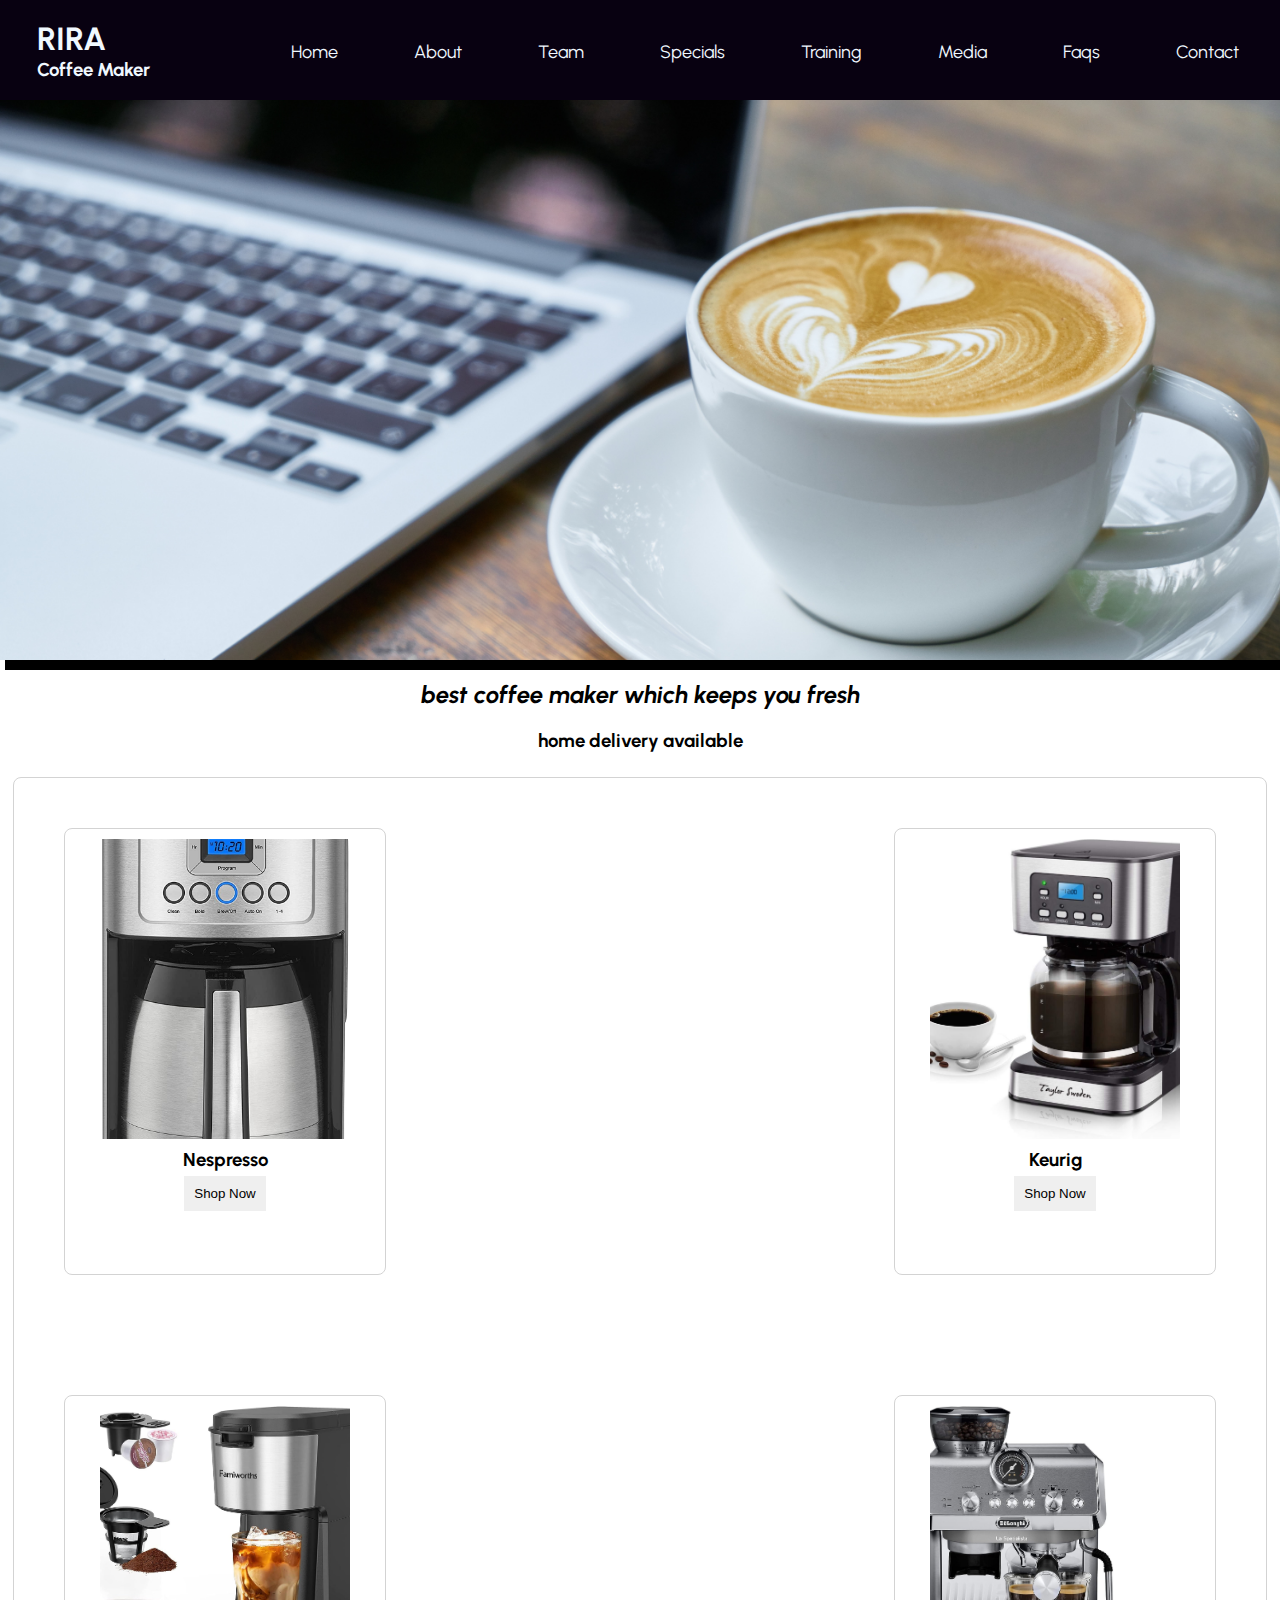
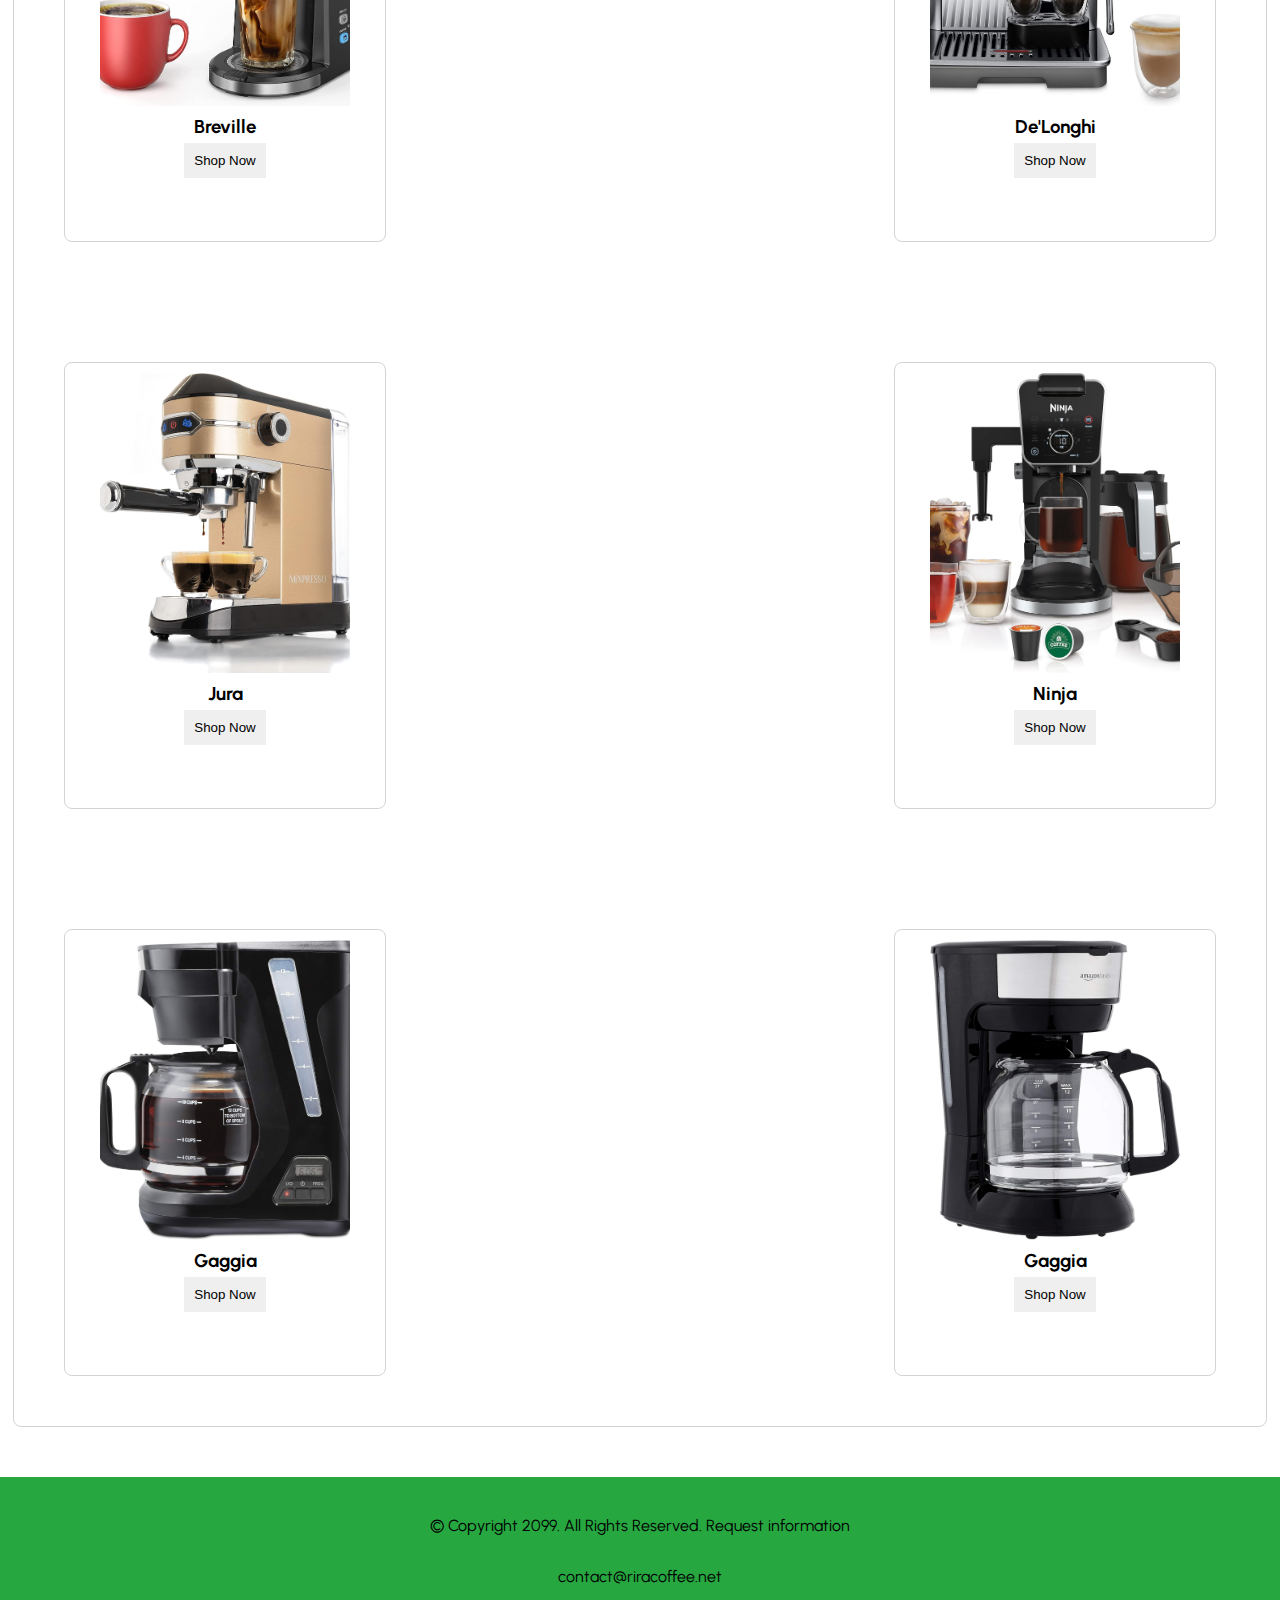
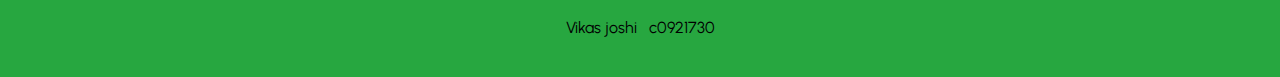
<file: index.html>
<!DOCTYPE html>
<!--
	Student Name: Vikas Joshi
	File Name: template.html
	Date: 26-09-2023
-->
<html lang="en">
<head>
	<title>Coffee Maker</title>
	<meta charset="utf-8">
	<link rel="stylesheet" href="css/styles.css">
    <link href="https://fonts.googleapis.com/css2?family=DM+Serif+Display:ital@1&family=Roboto+Slab:wght@300&family=Urbanist:ital,wght@0,100;0,200;0,300;0,400;0,500;0,600;0,700;0,800;0,900;1,100;1,200;1,300;1,400;1,500;1,600;1,700;1,800;1,900&display=swap" rel="stylesheet">
</head>
<body>
    <nav>
        <div id="logo">
            <h1>RIRA</h1>
            <h3>Coffee Maker</h3>
        </div>
        <div id="list">
            <ul>
                <li><a href="./index.html"> Home</a> </li>
                <li><a href="./about.html"> About</a> </li>
                <li><a href="./team.html"> Team</a> </li>
                <li><a href="./specials.html"> Specials</a> </li>
                <li><a href="./training.html"> Training</a> </li>
                <li><a href="./media.html"> Media</a> </li>
                <li><a href="./faqs.html"> Faqs</a> </li>            
                <li><a href="./contact.html">Contact</a></li>
              </ul>
        </div>
	</nav>
    <header>
        <img src="images/title.jpg" alt="title image">
	</header>
	
	<!-- Use the main area to add the main content to the webpage -->
	<main>
		<div id="intro">
            <h2>best coffee maker which keeps you fresh</h2>
            <h3>home delivery available</h3>
		</div>
        <div id="product">
            <div id="items">
                <div id="machine">
                    <img src="images/c1.jpg" alt="">
                    <h3>Nespresso</h3>
                    <button>Shop Now</button>
                </div>
                <div id="machine">
                    <img src="images/c2.jpg" alt="">
                    <h3>Keurig</h3>
                    <button>Shop Now</button>
                </div>
                <div id="machine">
                    <img src="images/c3.jpg" alt="">
                    <h3>Breville</h3>
                    <button>Shop Now</button>
                </div>
                <div id="machine">
                    <img src="images/c4.jpg" alt="">
                    <h3>De'Longhi</h3>
                    <button>Shop Now</button>
                </div>
                <div id="machine">
                    <img src="images/c5.jpg" alt="">
                    <h3>Jura</h3>
                    <button>Shop Now</button>
                </div>
                <div id="machine">
                    <img src="images/c6.jpg" alt="">
                    <h3>Ninja</h3>
                    <button>Shop Now</button>
                </div>
                <div id="machine">
                    <img src="images/c7.jpg" alt="">
                    <h3>Gaggia</h3>
                    <button>Shop Now</button>
                </div>
                <div id="machine">
                    <img src="images/c8.jpg" alt="">
                    <h3>Gaggia</h3>
                    <button>Shop Now</button>
                </div>
            </div>
        </div>
	</main>
	
	<footer>
		<p>&copy; Copyright 2099. All Rights Reserved. Request information</p>
		<p><a href="mailto:contact@riracoffee.net"></a>contact@riracoffee.net</p>
        <p>Vikas joshi&nbsp;&nbsp; c0921730</p>
	</footer>
	
</body>
</html>
</file>
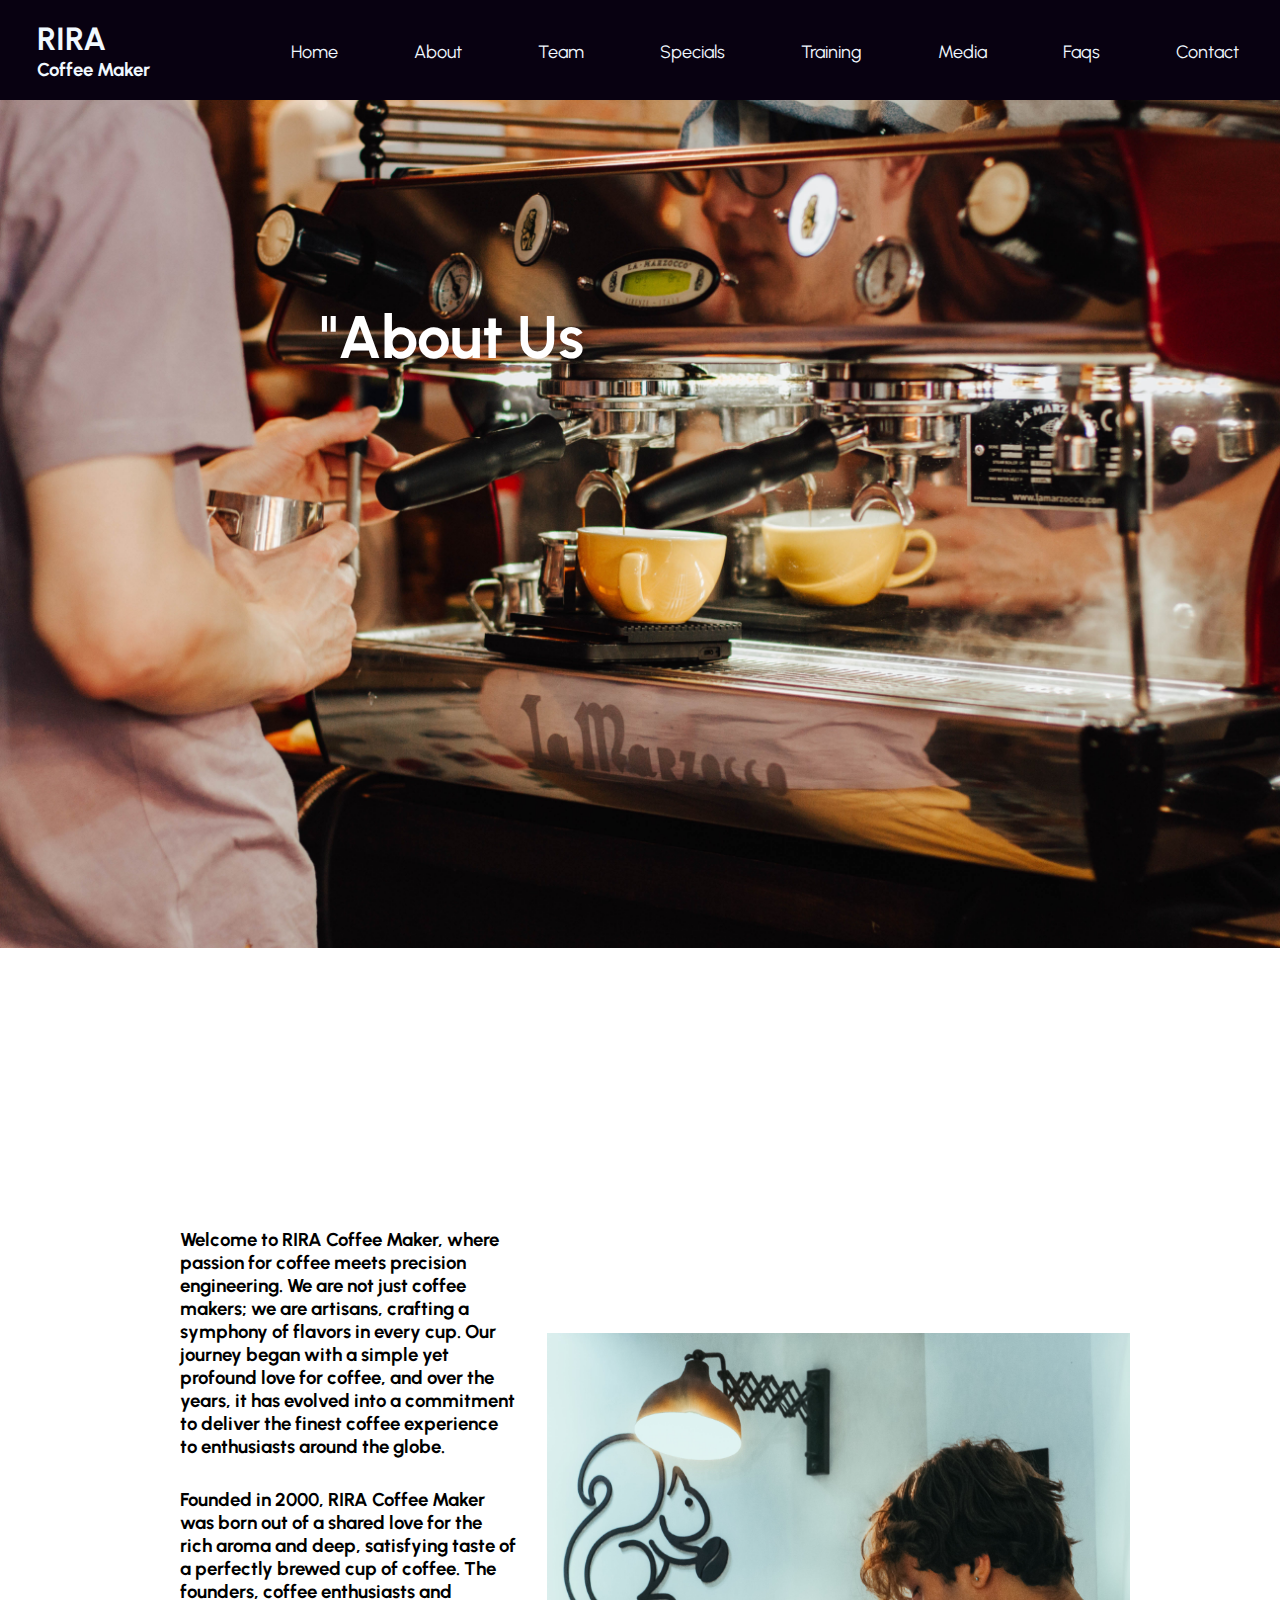
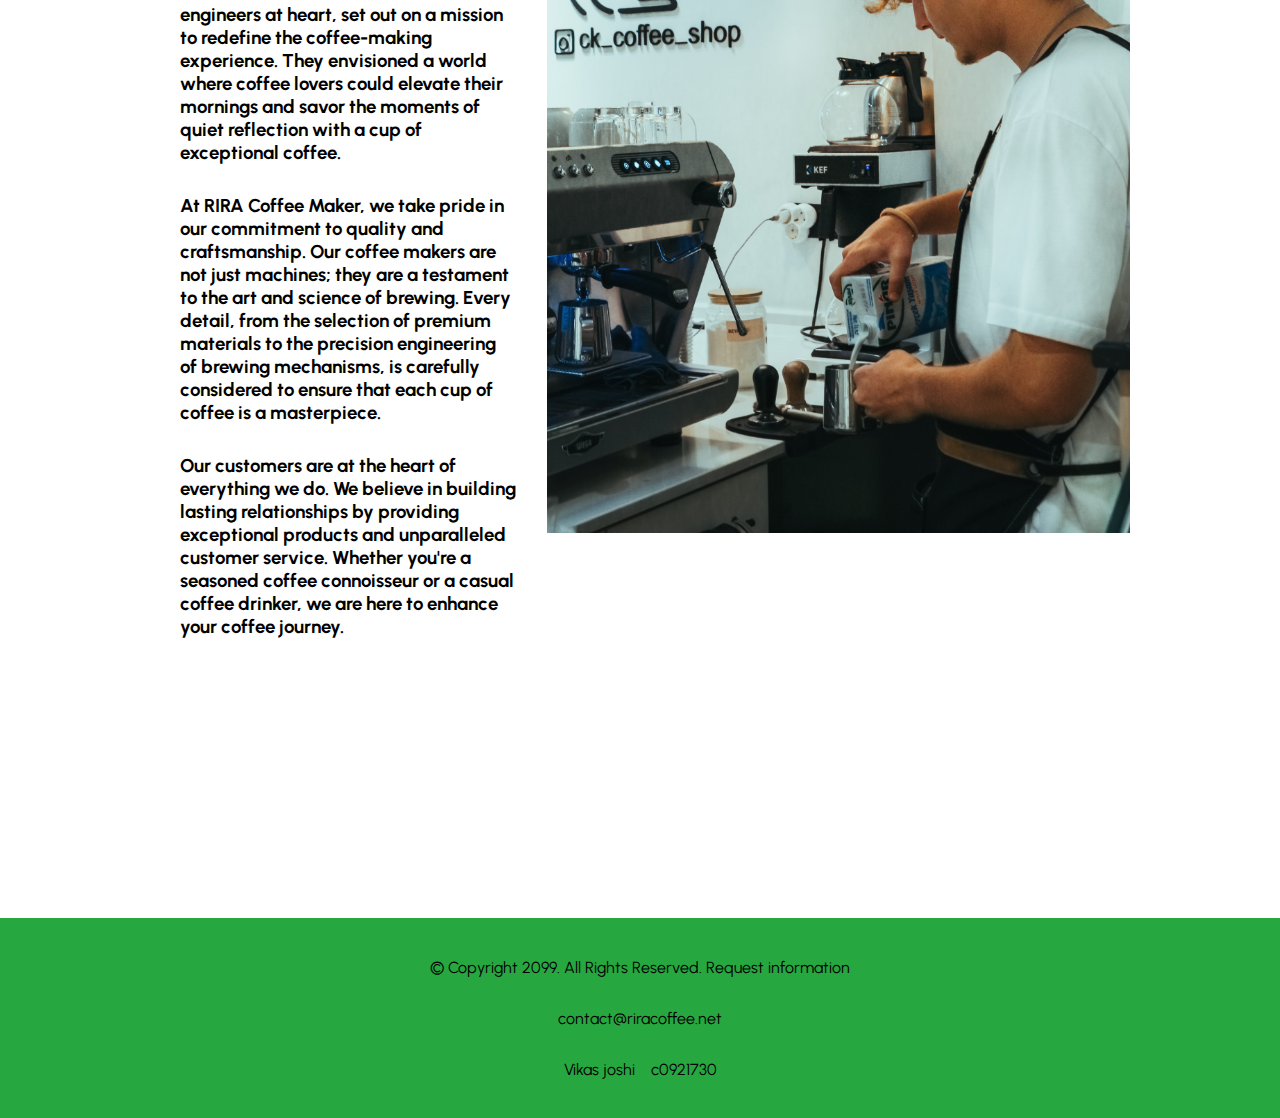
<file: about.html>
<!DOCTYPE html>
<!--
	Student Name: Vikas Joshi
	File Name: template.html
	Date: 26-09-2023
-->
<html lang="en">
<head>
	<title>Coffee Maker</title>
	<meta charset="utf-8">
	<link rel="stylesheet" href="css/about.css">
    <link href="https://fonts.googleapis.com/css2?family=DM+Serif+Display:ital@1&family=Roboto+Slab:wght@300&family=Urbanist:ital,wght@0,100;0,200;0,300;0,400;0,500;0,600;0,700;0,800;0,900;1,100;1,200;1,300;1,400;1,500;1,600;1,700;1,800;1,900&display=swap" rel="stylesheet">
</head>
<body>
    <nav class="mobile-nav">
		<div id="menu-links">
			<a href="./index.html"> Home</a> 
            <a href="./about.html"> About</a> 
            <a href="./team.html"> Team</a> 
            <a href="./specials.html"> Specials</a> 
            <a href="./training.html"> Training</a> 
            <a href="./media.html"> Media</a> 
            <a href="./faqs.html"> Faqs</a>         
            <a href="./contact.html">Contact</a>
		</div>
		<a class="menu-icon" onclick="hamburger()">
		<div>&#9776;</div>
		</a>
	</nav>
    <nav class="tab-desk">
        <div id="logo">
            <h1>RIRA</h1>
            <h3>Coffee Maker</h3>
        </div>
        <div id="list">
            <ul>
                <li><a href="./index.html"> Home</a> </li>
                <li><a href="./about.html"> About</a> </li>
                <li><a href="./team.html"> Team</a> </li>
                <li><a href="./specials.html"> Specials</a> </li>
                <li><a href="./training.html"> Training</a> </li>
                <li><a href="./media.html"> Media</a> </li>
                <li><a href="./faqs.html"> Faqs</a> </li>            
                <li><a href="./contact.html">Contact</a></li>
              </ul>
        </div>
	</nav>
    <!-- <header>
        <img src="images/title.jpg" alt="title image">
	</header> -->
	
	    <!-- Use the main area to add the main content to the webpage -->
	<main>
		<div class="head">
            <img src="images/about.jpg">
            <div class="txt">
                <h1>"About Us</h1>
                <h2 class="animated-text">A Brand who keeps you fresh</h2>
            </div>
        </div>
        <div class="contant">
            <div class="left">
                <h3>
                    Welcome to RIRA Coffee Maker, where passion for coffee meets precision engineering. We are not just coffee makers; we are artisans, crafting a symphony of flavors in every cup.  Our journey began with a simple yet profound love for coffee, and over the years, it has evolved into a commitment to deliver the finest coffee experience to enthusiasts around the globe.
                </h3>
                <h3>
                    Founded in 2000, RIRA Coffee Maker was born out of a shared love for the rich aroma and deep, satisfying taste of a perfectly brewed cup of coffee. The founders, coffee enthusiasts and engineers at heart, set out on a mission to redefine the coffee-making experience. They envisioned a world where coffee lovers could elevate their mornings and savor the moments of quiet reflection with a cup of exceptional coffee.
                </h3>
                <h3>
                    At RIRA Coffee Maker, we take pride in our commitment to quality and craftsmanship. Our coffee makers are not just machines; they are a testament to the art and science of brewing. Every detail, from the selection of premium materials to the precision engineering of brewing mechanisms, is carefully considered to ensure that each cup of coffee is a masterpiece.
                </h3>
                <h3>
                    Our customers are at the heart of everything we do. We believe in building lasting relationships by providing exceptional products and unparalleled customer service. Whether you're a seasoned coffee connoisseur or a casual coffee drinker, we are here to enhance your coffee journey.
                </h3>
            </div>
            <div class="right">
                <img src="images/makingcoffee.jpg">
            </div>
        </div>
	</main>
	
	<footer>
		<p>&copy; Copyright 2099. All Rights Reserved. Request information</p>
		<p><a href="mailto:contact@riracoffee.net"></a>contact@riracoffee.net</p>
        <p>Vikas joshi &nbsp;&nbsp; c0921730</p>
	</footer>

    <script src="script/script.js"></script>
</body>
</html>
</file>
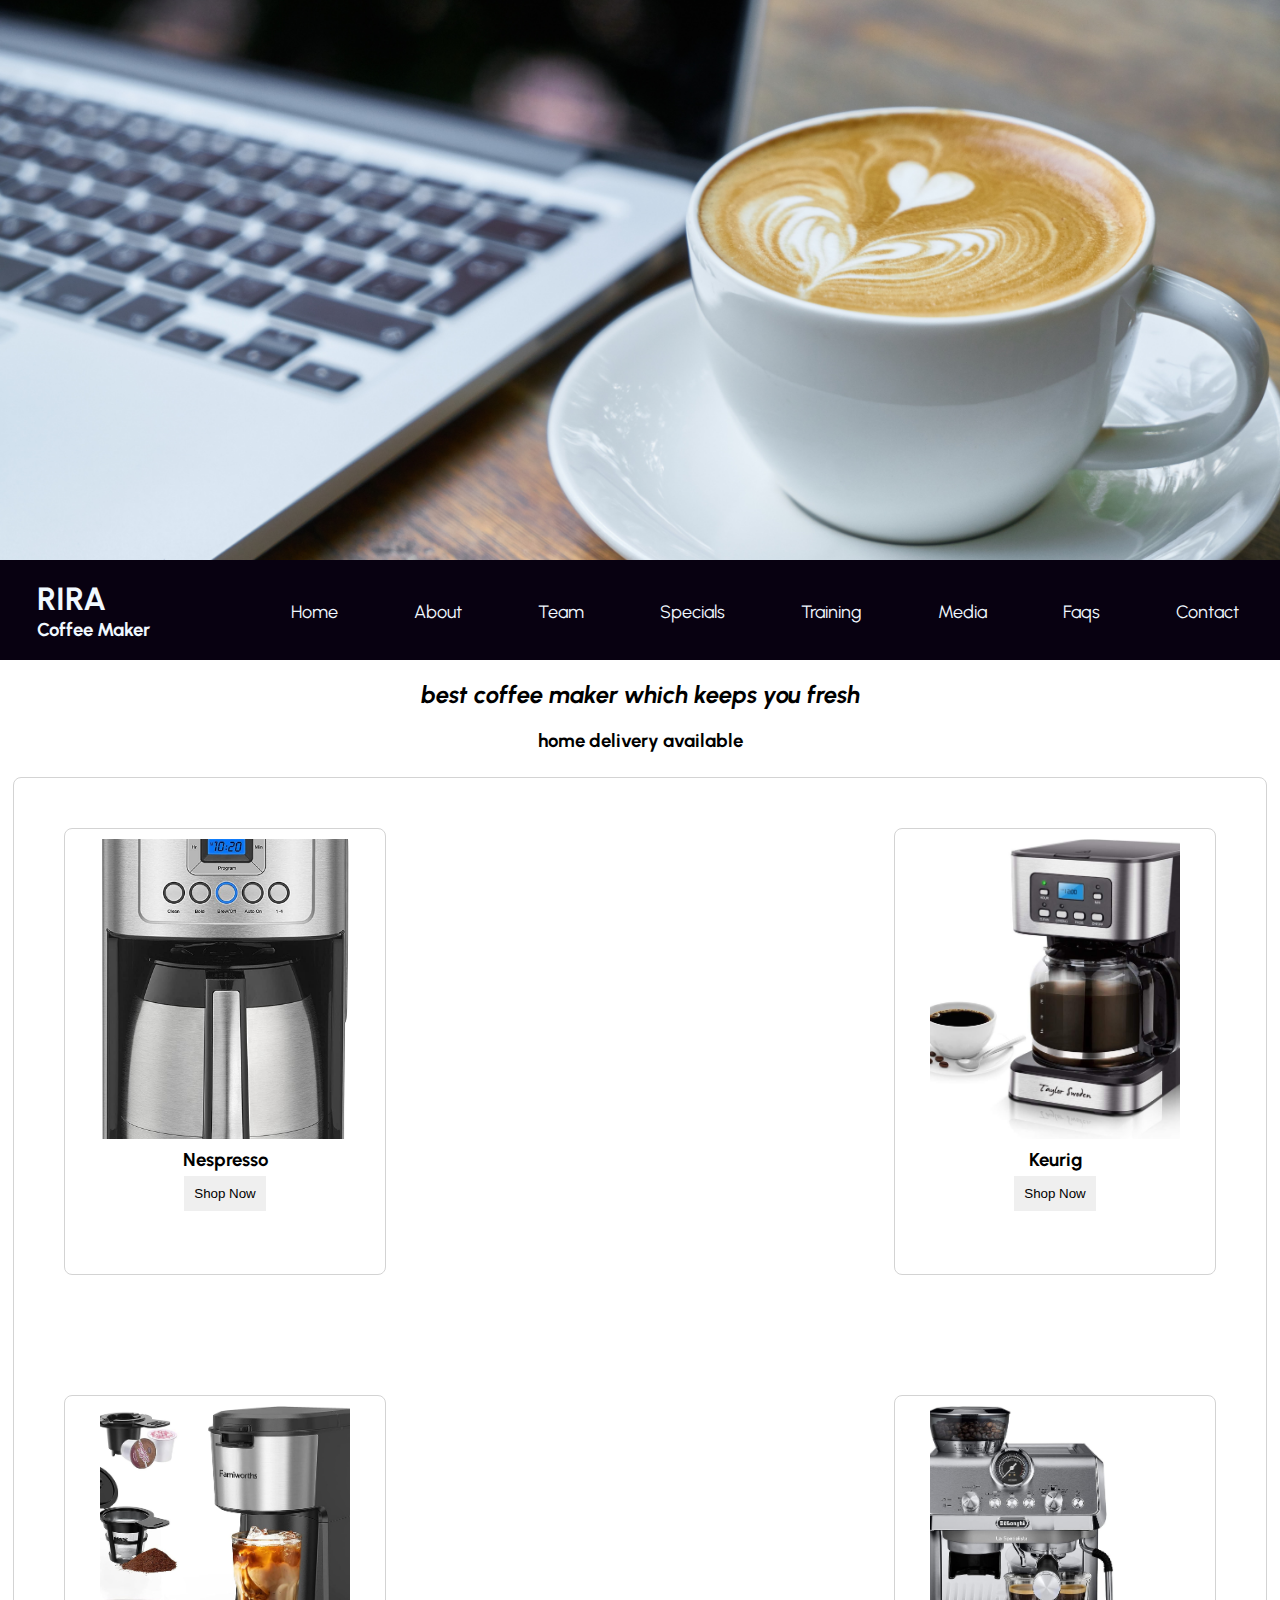
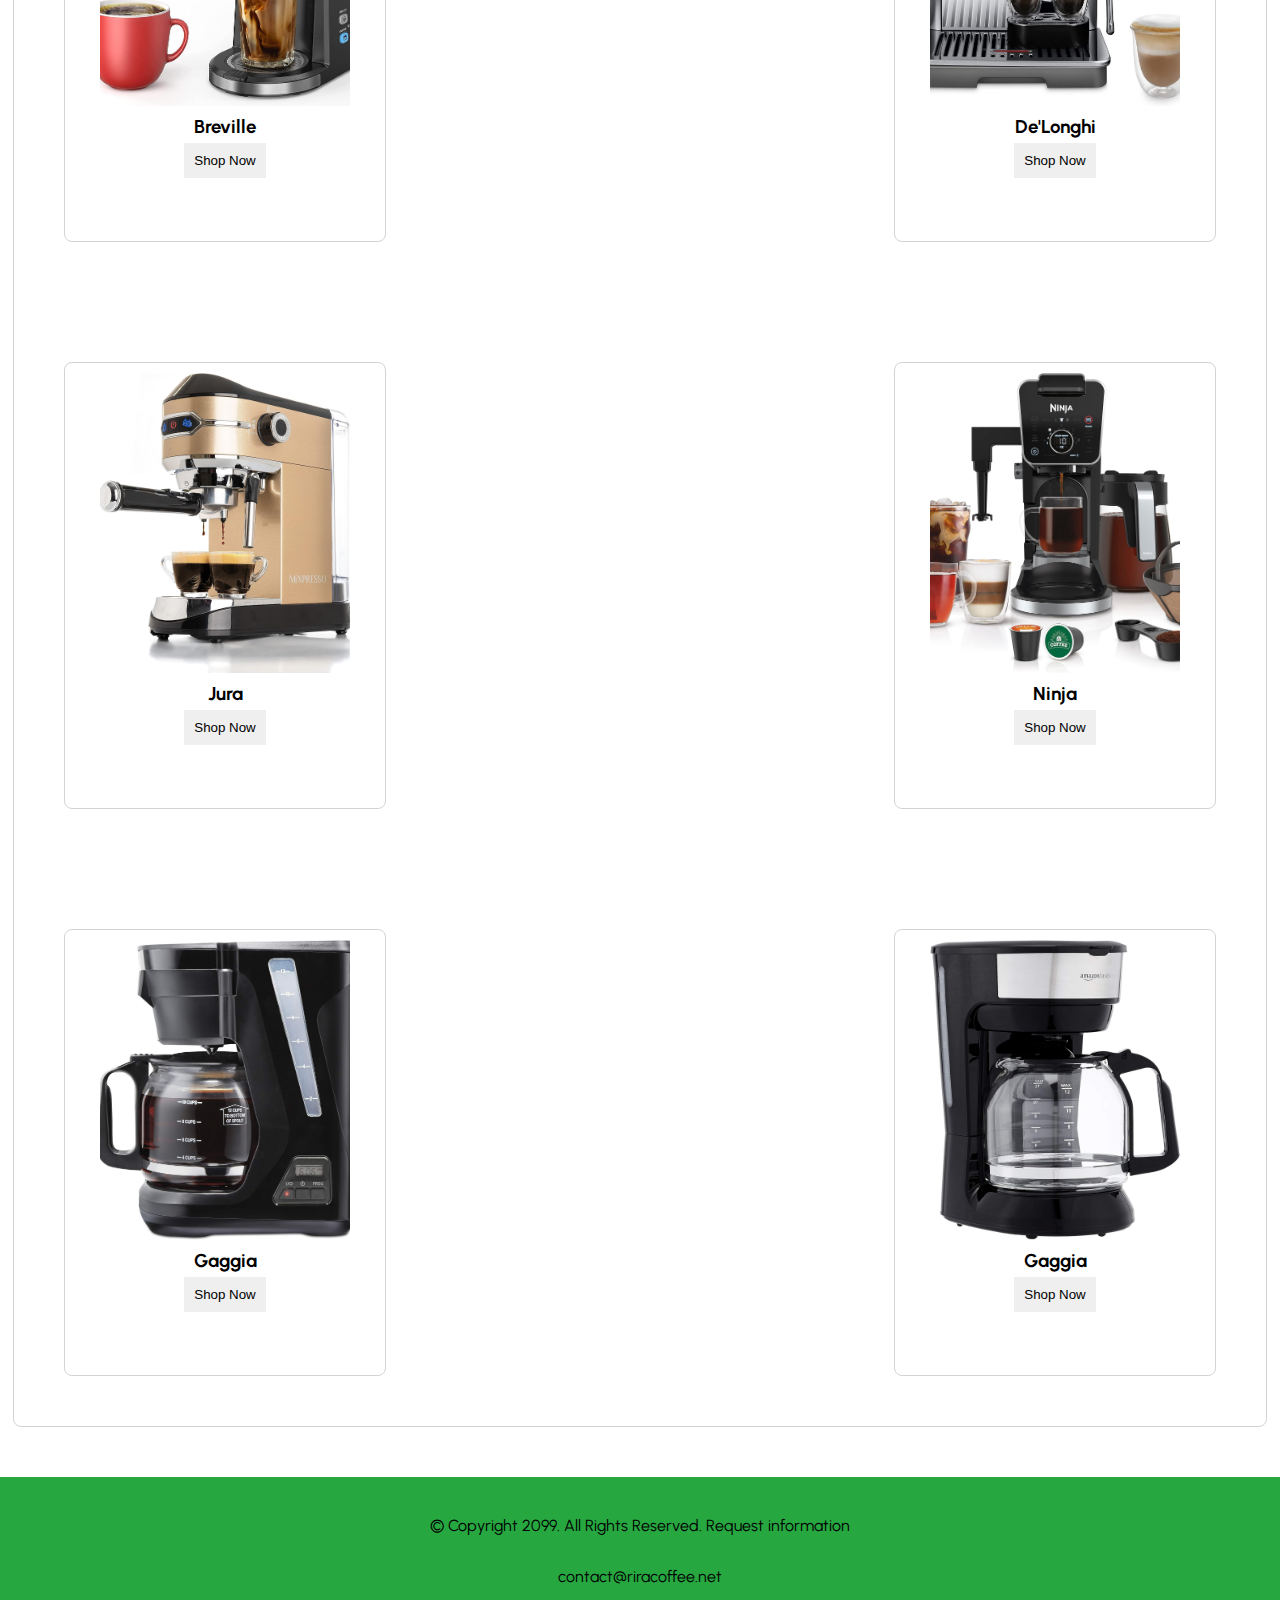
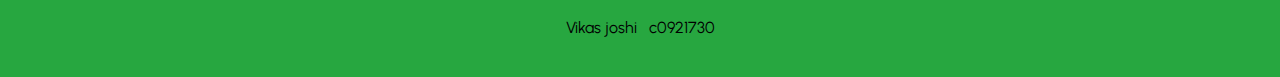
<file: Coffer_maker.html>
<!DOCTYPE html>
<!--
	Student Name: Vikas Joshi
	File Name: template.html
	Date: 26-09-2023
-->
<html lang="en">
<head>
	<title>Coffee Maker</title>
	<meta charset="utf-8">
	<link rel="stylesheet" href="css/styles.css">
    <link href="https://fonts.googleapis.com/css2?family=DM+Serif+Display:ital@1&family=Roboto+Slab:wght@300&family=Urbanist:ital,wght@0,100;0,200;0,300;0,400;0,500;0,600;0,700;0,800;0,900;1,100;1,200;1,300;1,400;1,500;1,600;1,700;1,800;1,900&display=swap" rel="stylesheet">
</head>
<body>
    <header>
        <img src="images/title.jpg" alt="title image">
	</header>
	
	<nav>
        <div id="logo">
            <h1>RIRA</h1>
            <h3>Coffee Maker</h3>
        </div>
        <div id="list">
            <ul>
                <li><a href="./index.html"> Home</a> </li>
                <li><a href="./about.html"> About</a> </li>
                <li><a href="./team.html"> Team</a> </li>
                <li><a href="./specials.html"> Specials</a> </li>
                <li><a href="./training.html"> Training</a> </li>
                <li><a href="./media.html"> Media</a> </li>
                <li><a href="./faqs.html"> Faqs</a> </li>            
                <li><a href="./contact.html">Contact</a></li>
              </ul>
        </div>
	</nav>
	
	<!-- Use the main area to add the main content to the webpage -->
	<main>
		<div id="intro">
            <h2>best coffee maker which keeps you fresh</h2>
            <h3>home delivery available</h3>
		</div>
        <div id="product">
            <div id="items">
                <div id="machine">
                    <img src="images/c1.jpg" alt="">
                    <h3>Nespresso</h3>
                    <button>Shop Now</button>
                </div>
                <div id="machine">
                    <img src="images/c2.jpg" alt="">
                    <h3>Keurig</h3>
                    <button>Shop Now</button>
                </div>
                <div id="machine">
                    <img src="images/c3.jpg" alt="">
                    <h3>Breville</h3>
                    <button>Shop Now</button>
                </div>
                <div id="machine">
                    <img src="images/c4.jpg" alt="">
                    <h3>De'Longhi</h3>
                    <button>Shop Now</button>
                </div>
                <div id="machine">
                    <img src="images/c5.jpg" alt="">
                    <h3>Jura</h3>
                    <button>Shop Now</button>
                </div>
                <div id="machine">
                    <img src="images/c6.jpg" alt="">
                    <h3>Ninja</h3>
                    <button>Shop Now</button>
                </div>
                <div id="machine">
                    <img src="images/c7.jpg" alt="">
                    <h3>Gaggia</h3>
                    <button>Shop Now</button>
                </div>
                <div id="machine">
                    <img src="images/c8.jpg" alt="">
                    <h3>Gaggia</h3>
                    <button>Shop Now</button>
                </div>
            </div>
        </div>
	</main>
	
	<footer>
		<p>&copy; Copyright 2099. All Rights Reserved. Request information</p>
		<p><a href="mailto:contact@riracoffee.net"></a>contact@riracoffee.net</p>
        <p>Vikas joshi&nbsp;&nbsp; c0921730</p>
	</footer>
	
</body>
</html>
</file>
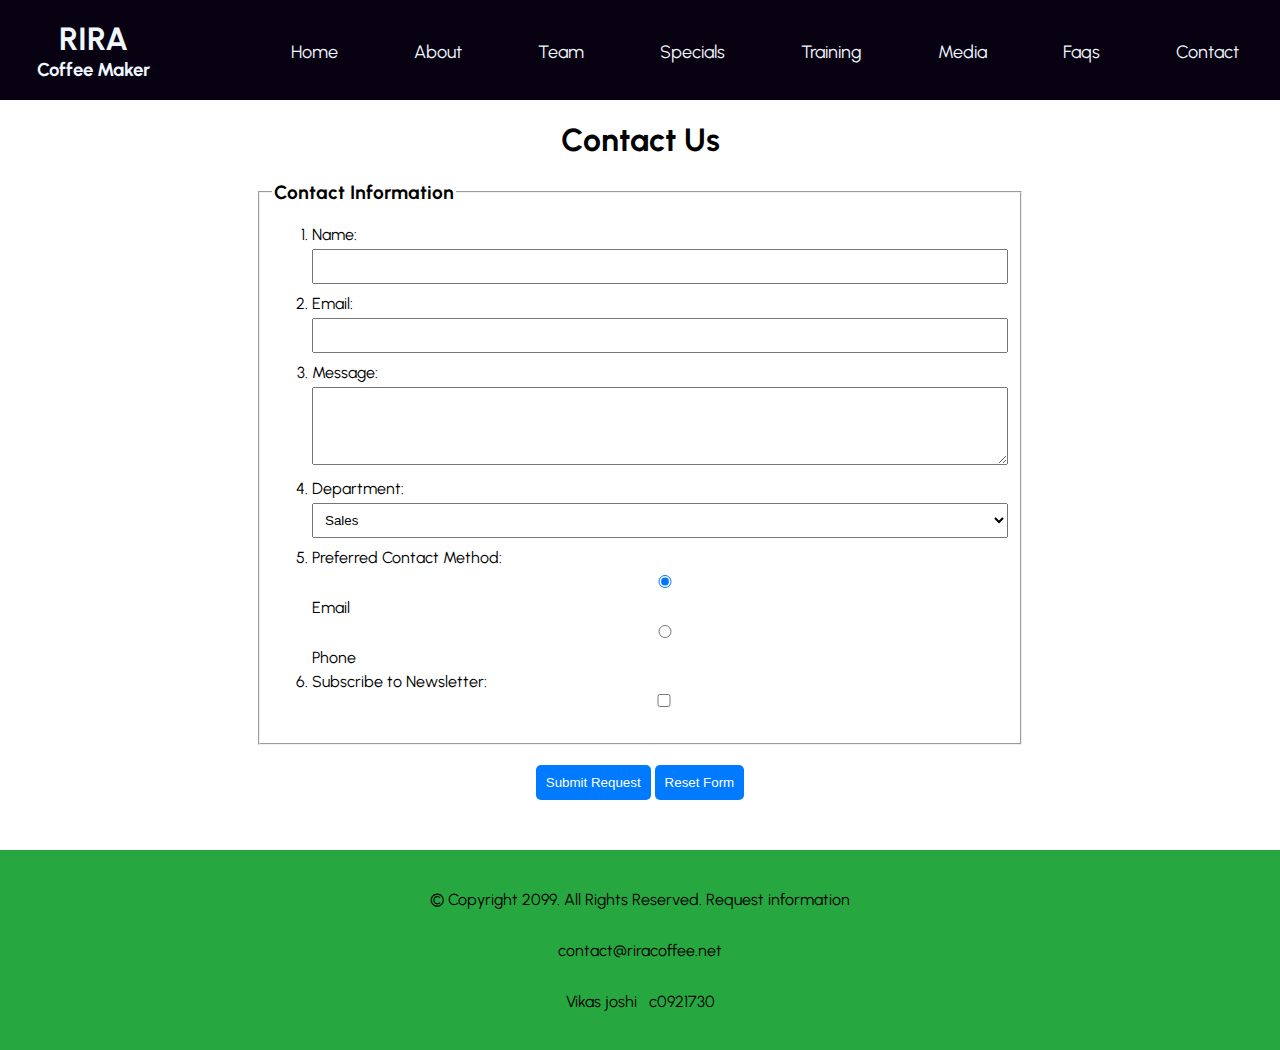
<file: contact.html>
<!DOCTYPE html>
<!--
	Student Name: Vikas Joshi
	File Name: template.html
	Date: 26-09-2023
-->
<html lang="en">
<head>
	<title>Coffee Maker</title>
	<meta charset="utf-8">
	<link rel="stylesheet" href="css/contact.css">
    <link href="https://fonts.googleapis.com/css2?family=DM+Serif+Display:ital@1&family=Roboto+Slab:wght@300&family=Urbanist:ital,wght@0,100;0,200;0,300;0,400;0,500;0,600;0,700;0,800;0,900;1,100;1,200;1,300;1,400;1,500;1,600;1,700;1,800;1,900&display=swap" rel="stylesheet">
</head>
<body>
    <nav>
        <div id="logo">
            <h1>RIRA</h1>
            <h3>Coffee Maker</h3>
        </div>
        <div id="list">
            <ul>
                <li><a href="./index.html"> Home</a> </li>
                <li><a href="./about.html"> About</a> </li>
                <li><a href="./team.html"> Team</a> </li>
                <li><a href="./specials.html"> Specials</a> </li>
                <li><a href="./training.html"> Training</a> </li>
                <li><a href="./media.html"> Media</a> </li>
                <li><a href="./faqs.html"> Faqs</a> </li>            
                <li><a href="./contact.html">Contact</a></li>
              </ul>
        </div>
	</nav>

	<!-- Use the main area to add the main content to the webpage -->
	<main>
        <article>
            <h1>Contact Us</h1>
            <form action="#" method="post">
                <fieldset>
                    <legend>Contact Information</legend>
                    
                    <ol>
                        <li>
                            <label for="name">Name:</label>
                            <input type="text" id="name" name="name" required>
                        </li>
                        
                        <li>
                            <label for="email">Email:</label>
                            <input type="email" id="email" name="email" required>
                        </li>
                        
                        <li>
                            <label for="message">Message:</label>
                            <textarea id="message" name="message" rows="4" required></textarea>
                        </li>
                        
                        <li>
                            <label for="department">Department:</label>
                            <select id="department" name="department" required>
                                <option value="sales">Sales</option>
                                <option value="support">Support</option>
                                <option value="general">General Inquiry</option>
                            </select>
                        </li>
                        
                        <li>
                            <label>Preferred Contact Method:</label>
                            <input type="radio" id="contact-email" name="contact-method" value="email" checked>
                            <label for="contact-email">Email</label>
                            <input type="radio" id="contact-phone" name="contact-method" value="phone">
                            <label for="contact-phone">Phone</label>
                        </li>
                        
                        <li>
                            <label>
                                Subscribe to Newsletter:
                                <input type="checkbox" id="subscribe" name="subscribe" value="yes">
                            </label>
                        </li>
                    </ol>
                </fieldset>

                <div>
                    <button type="submit">Submit Request</button>
                    <button type="reset">Reset Form</button>
                </div>
            </form>
        </article>
    </main>	
	<footer>
		<p>&copy; Copyright 2099. All Rights Reserved. Request information</p>
		<p><a href="mailto:contact@riracoffee.net"></a>contact@riracoffee.net</p>
        <p>Vikas joshi&nbsp;&nbsp; c0921730</p>
	</footer>
	
</body>
</html>
</file>
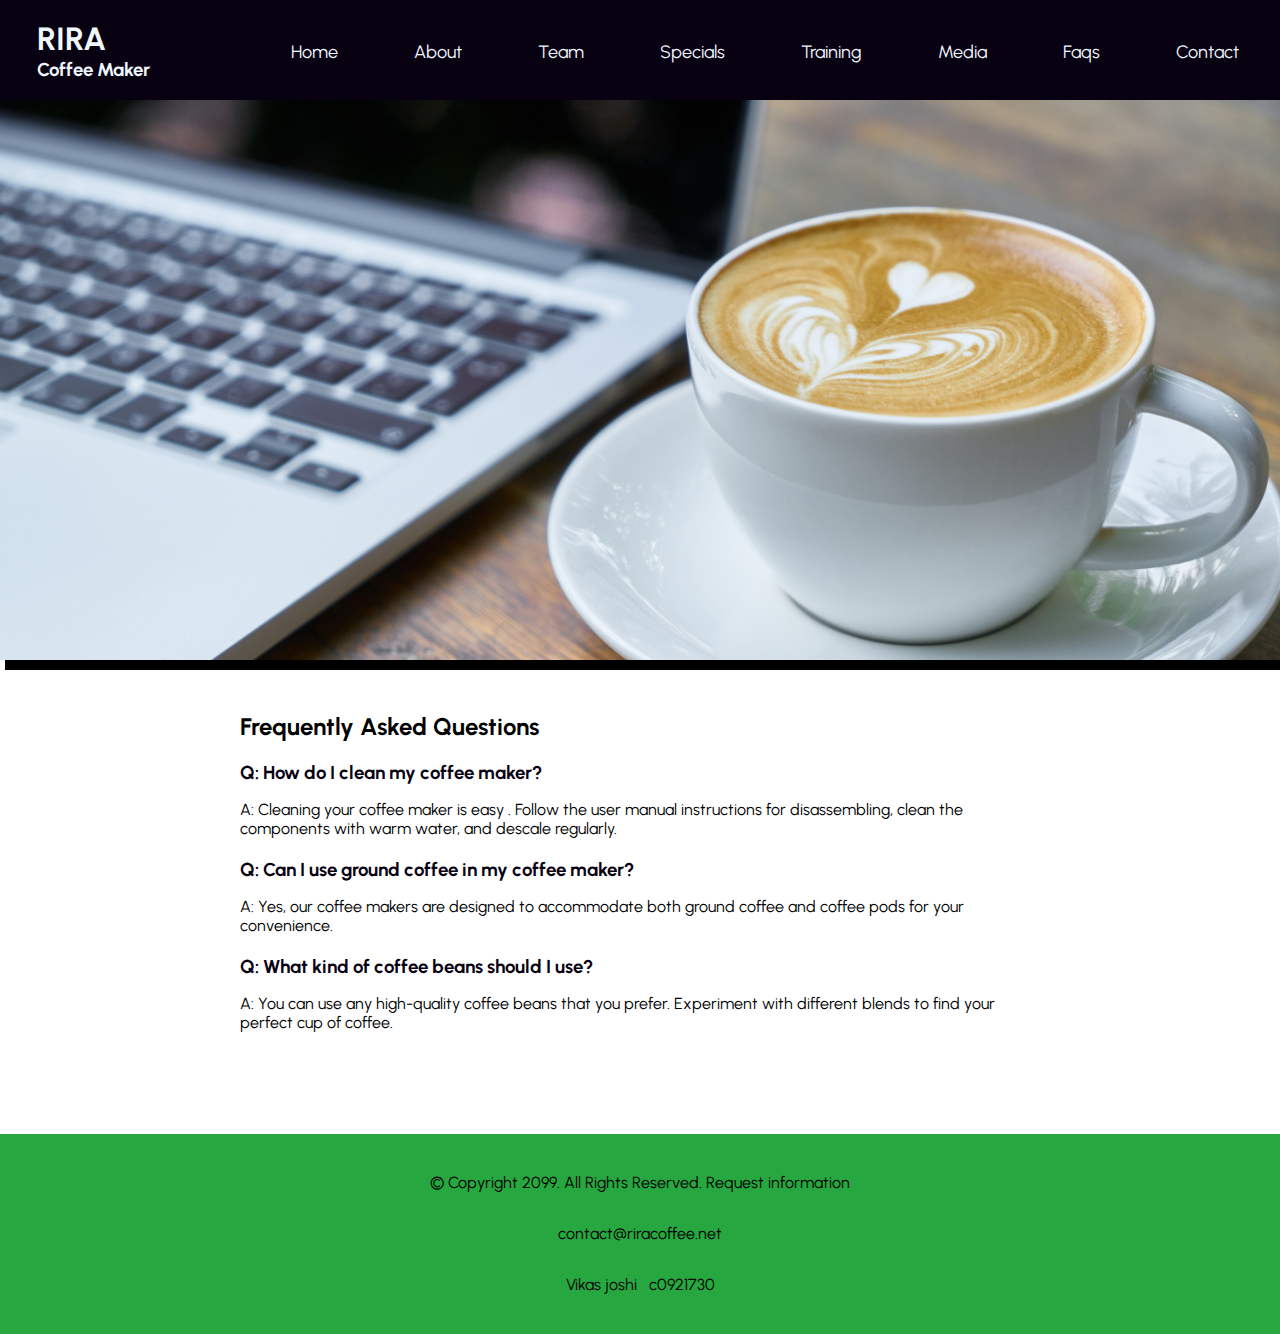
<file: faqs.html>
<!DOCTYPE html>
<!--
	Student Name: Vikas Joshi
	File Name: template.html
	Date: 26-09-2023
-->
<html lang="en">
<head>
	<title>Coffee Maker</title>
	<meta charset="utf-8">
	<link rel="stylesheet" href="css/faqs.css">
    <link href="https://fonts.googleapis.com/css2?family=DM+Serif+Display:ital@1&family=Roboto+Slab:wght@300&family=Urbanist:ital,wght@0,100;0,200;0,300;0,400;0,500;0,600;0,700;0,800;0,900;1,100;1,200;1,300;1,400;1,500;1,600;1,700;1,800;1,900&display=swap" rel="stylesheet">
</head>
<body>
    <nav>
        <div id="logo">
            <h1>RIRA</h1>
            <h3>Coffee Maker</h3>
        </div>
        <div id="list">
            <ul>
                <li><a href="./index.html"> Home</a> </li>
                <li><a href="./about.html"> About</a> </li>
                <li><a href="./team.html"> Team</a> </li>
                <li><a href="./specials.html"> Specials</a> </li>
                <li><a href="./training.html"> Training</a> </li>
                <li><a href="./media.html"> Media</a> </li>
                <li><a href="./faqs.html"> Faqs</a> </li>            
                <li><a href="./contact.html">Contact</a></li>
              </ul>
        </div>
	</nav>
    <header>
        <img src="images/title.jpg" alt="title image">
	</header>
	
	<!-- Use the main area to add the main content to the webpage -->
	<main>
		<section class="faq-section">
            <h2>Frequently Asked Questions</h2>

            <div class="faq-item">
                <h3>Q: How do I clean my coffee maker?</h3>
                <p>A: Cleaning your coffee maker is easy . Follow the user manual instructions for disassembling, clean the components with warm water, and descale regularly.</p>
            </div>

            <div class="faq-item">
                <h3>Q: Can I use ground coffee in my coffee maker?</h3>
                <p>A: Yes, our coffee makers are designed to accommodate both ground coffee and coffee pods for your convenience.</p>
            </div>

            <div class="faq-item">
                <h3>Q: What kind of coffee beans should I use?</h3>
                <p>A: You can use any high-quality coffee beans that you prefer. Experiment with different blends to find your perfect cup of coffee.</p>
            </div>

            <!-- Add more FAQ items as needed -->

        </section>
	</main>
	
	<footer>
		<p>&copy; Copyright 2099. All Rights Reserved. Request information</p>
		<p><a href="mailto:contact@riracoffee.net"></a>contact@riracoffee.net</p>
        <p>Vikas joshi&nbsp;&nbsp; c0921730</p>
	</footer>
	
</body>
</html>
</file>
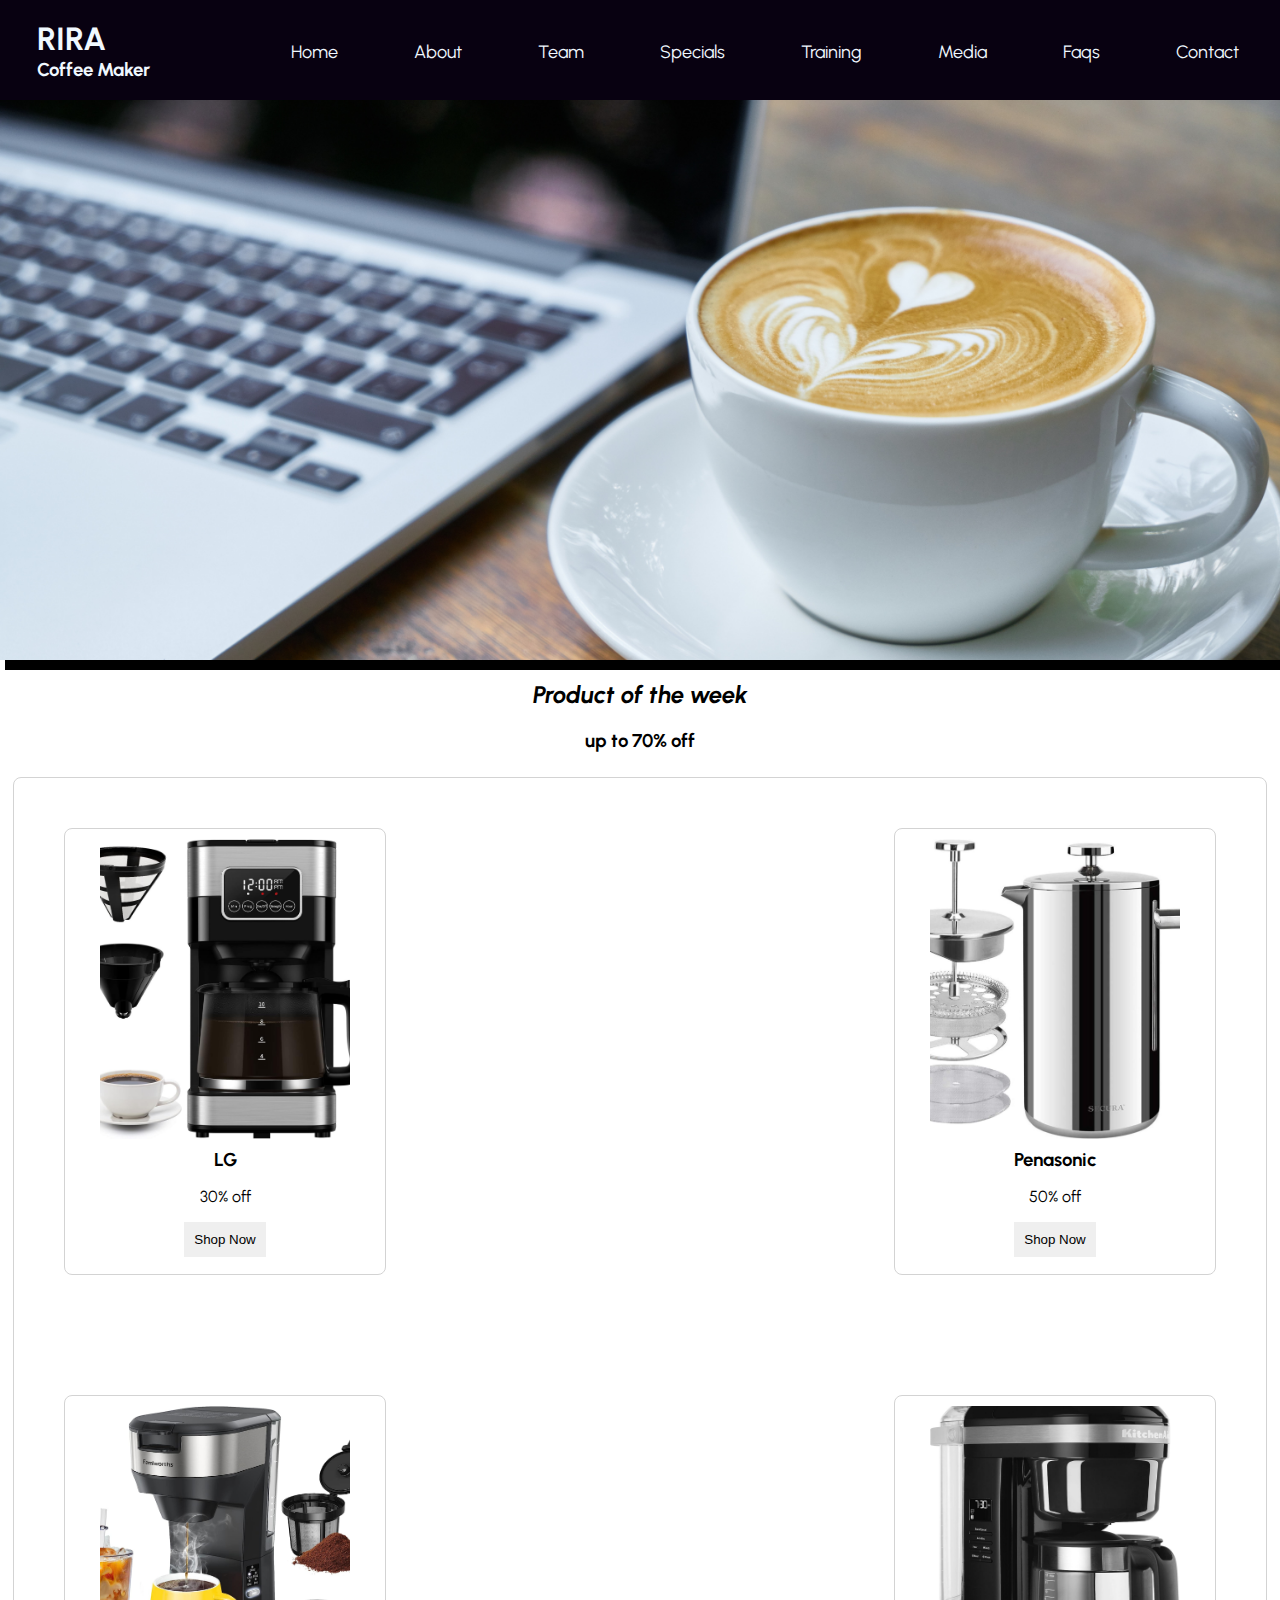
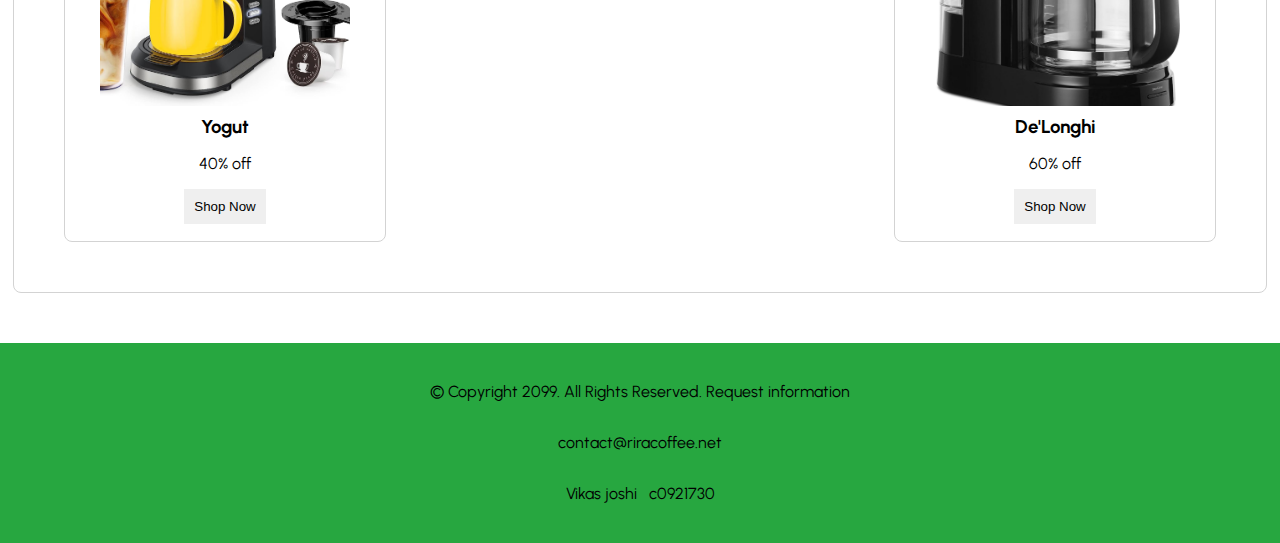
<file: specials.html>
<!DOCTYPE html>
<!--
	Student Name: Vikas Joshi
	File Name: template.html
	Date: 26-09-2023
-->
<html lang="en">
<head>
	<title>Coffee Maker</title>
	<meta charset="utf-8">
	<link rel="stylesheet" href="css/styles.css">
    <link href="https://fonts.googleapis.com/css2?family=DM+Serif+Display:ital@1&family=Roboto+Slab:wght@300&family=Urbanist:ital,wght@0,100;0,200;0,300;0,400;0,500;0,600;0,700;0,800;0,900;1,100;1,200;1,300;1,400;1,500;1,600;1,700;1,800;1,900&display=swap" rel="stylesheet">
</head>
<body>
    <nav>
        <div id="logo">
            <h1>RIRA</h1>
            <h3>Coffee Maker</h3>
        </div>
        <div id="list">
            <ul>
                <li><a href="./index.html"> Home</a> </li>
                <li><a href="./about.html"> About</a> </li>
                <li><a href="./team.html"> Team</a> </li>
                <li><a href="./specials.html"> Specials</a> </li>
                <li><a href="./training.html"> Training</a> </li>
                <li><a href="./media.html"> Media</a> </li>
                <li><a href="./faqs.html"> Faqs</a> </li>            
                <li><a href="./contact.html">Contact</a></li>
              </ul>
        </div>
	</nav>
    <header>
        <img src="images/title.jpg" alt="title image">
	</header>
	
	<!-- Use the main area to add the main content to the webpage -->
	<main>
		<div id="intro">
            <h2>Product of the week</h2>
            <h3>up to 70% off</h3>
		</div>
        <div id="product">
            <div id="items">
                <div id="machine">
                    <img src="images/c9.jpg" alt="">
                    <h3>LG</h3>
                    <p>30% off</p>
                    <button>Shop Now</button>
                </div>
                <div id="machine">
                    <img src="images/c10.jpg" alt="">
                    <h3>Penasonic</h3>
                    <p>50% off</p>
                    <button>Shop Now</button>
                </div>
                <div id="machine">
                    <img src="images/c11.jpg" alt="">
                    <h3>Yogut</h3>
                    <p>40% off</p>
                    <button>Shop Now</button>
                </div>
                <div id="machine">
                    <img src="images/c12.jpg" alt="">
                    <h3>De'Longhi</h3>
                    <p>60% off</p>
                    <button>Shop Now</button>
                </div>
            </div>
        </div>
	</main>
	
	<footer>
		<p>&copy; Copyright 2099. All Rights Reserved. Request information</p>
		<p><a href="mailto:contact@riracoffee.net"></a>contact@riracoffee.net</p>
        <p>Vikas joshi&nbsp;&nbsp; c0921730</p>
	</footer>
	
</body>
</html>
</file>
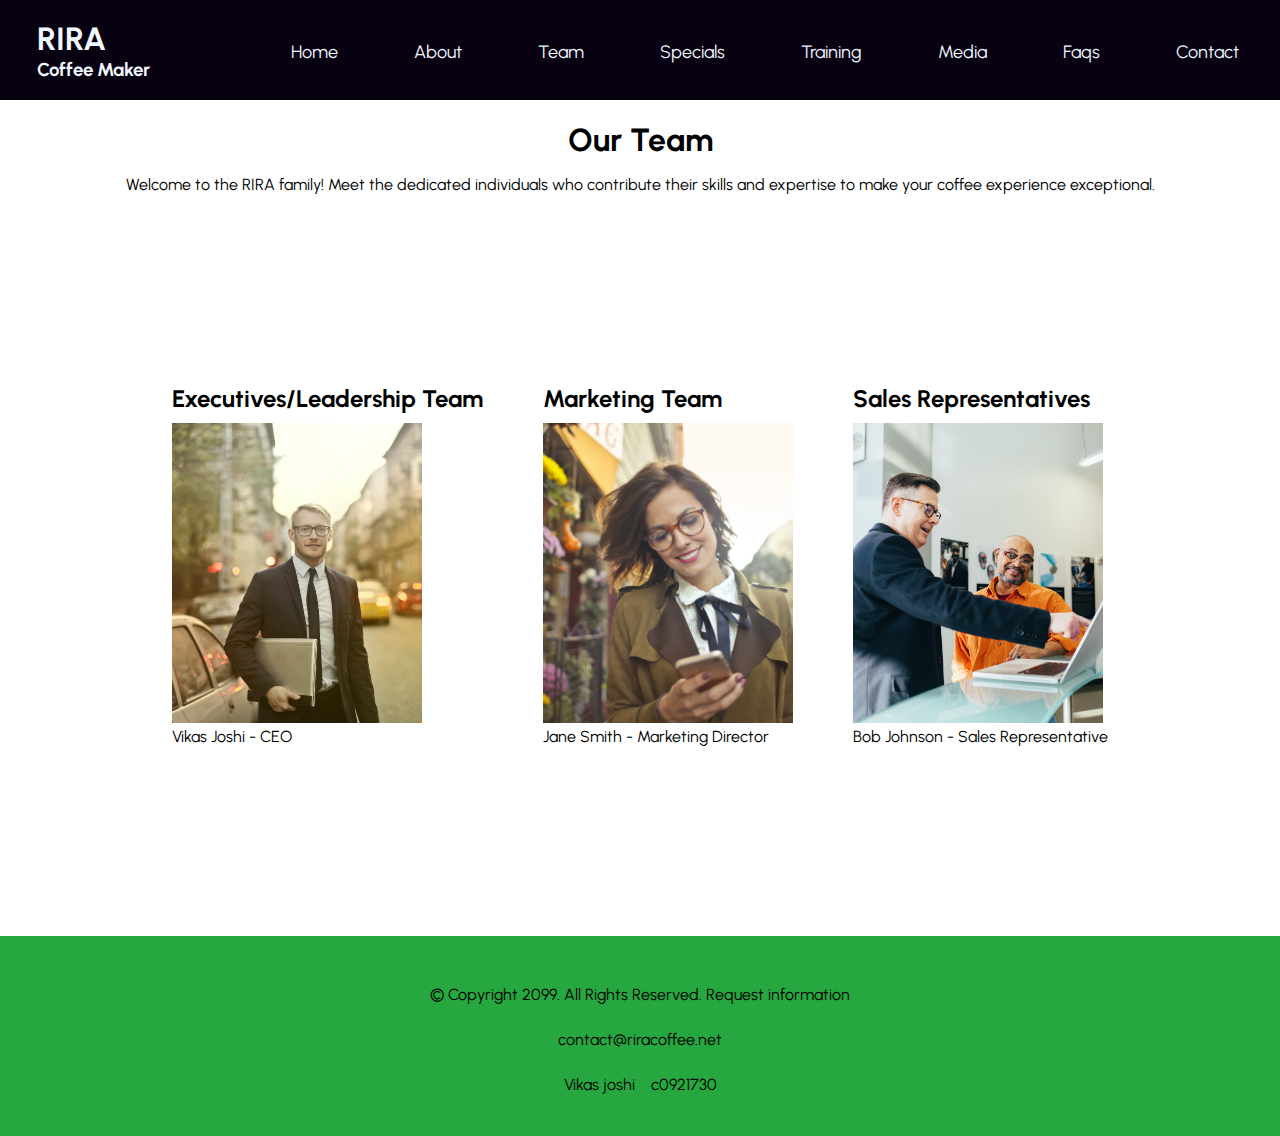
<file: team.html>
<!DOCTYPE html>
<!--
	Student Name: Vikas Joshi
	File Name: template.html
	Date: 26-09-2023
-->
<html lang="en">
<head>
	<title>Coffee Maker</title>
	<meta charset="utf-8">
	<link rel="stylesheet" href="css/team.css">
    <link href="https://fonts.googleapis.com/css2?family=DM+Serif+Display:ital@1&family=Roboto+Slab:wght@300&family=Urbanist:ital,wght@0,100;0,200;0,300;0,400;0,500;0,600;0,700;0,800;0,900;1,100;1,200;1,300;1,400;1,500;1,600;1,700;1,800;1,900&display=swap" rel="stylesheet">
</head>
<body>
    <nav>
        <div id="logo">
            <h1>RIRA</h1>
            <h3>Coffee Maker</h3>
        </div>
        <div id="list">
            <ul>
                <li><a href="./index.html"> Home</a> </li>
                <li><a href="./about.html"> About</a> </li>
                <li><a href="./team.html"> Team</a> </li>
                <li><a href="./specials.html"> Specials</a> </li>
                <li><a href="./training.html"> Training</a> </li>
                <li><a href="./media.html"> Media</a> </li>
                <li><a href="./faqs.html"> Faqs</a> </li>            
                <li><a href="./contact.html">Contact</a></li>
              </ul>
        </div>
	</nav>
	<main>
        <div id="heading">
            <h1>Our Team</h1>
            <p>Welcome to the RIRA family! Meet the dedicated individuals who contribute their skills and expertise to make your coffee experience exceptional.</p>
        </div>

        <article>    

            <section>
                <h2>Executives/Leadership Team</h2>
                <figure>
                    <img src="images/ceo.jpg" alt="Executive 1">
                    <figcaption>Vikas Joshi - CEO</figcaption>
                </figure>
                <!-- Repeat for other executives -->
            </section>

            <section>
                <h2>Marketing Team</h2>
                <figure>
                    <img src="images/market.jpg" alt="Marketing 1">
                    <figcaption>Jane Smith - Marketing Director</figcaption>
                </figure>
                <!-- Repeat for other marketing team members -->
            </section>

            <section>
                <h2>Sales Representatives</h2>
                <figure>
                    <img src="images/sale.jpg" alt="Sales 1">
                    <figcaption>Bob Johnson - Sales Representative</figcaption>
                </figure>
                <!-- Repeat for other sales representatives -->
            </section>
            
        </article>
	</main>
	
	<footer>
		<p>&copy; Copyright 2099. All Rights Reserved. Request information</p>
		<p><a href="mailto:contact@riracoffee.net"></a>contact@riracoffee.net</p>
        <p>Vikas joshi &nbsp;&nbsp; c0921730</p>
	</footer>
</body>
</html>
</file>
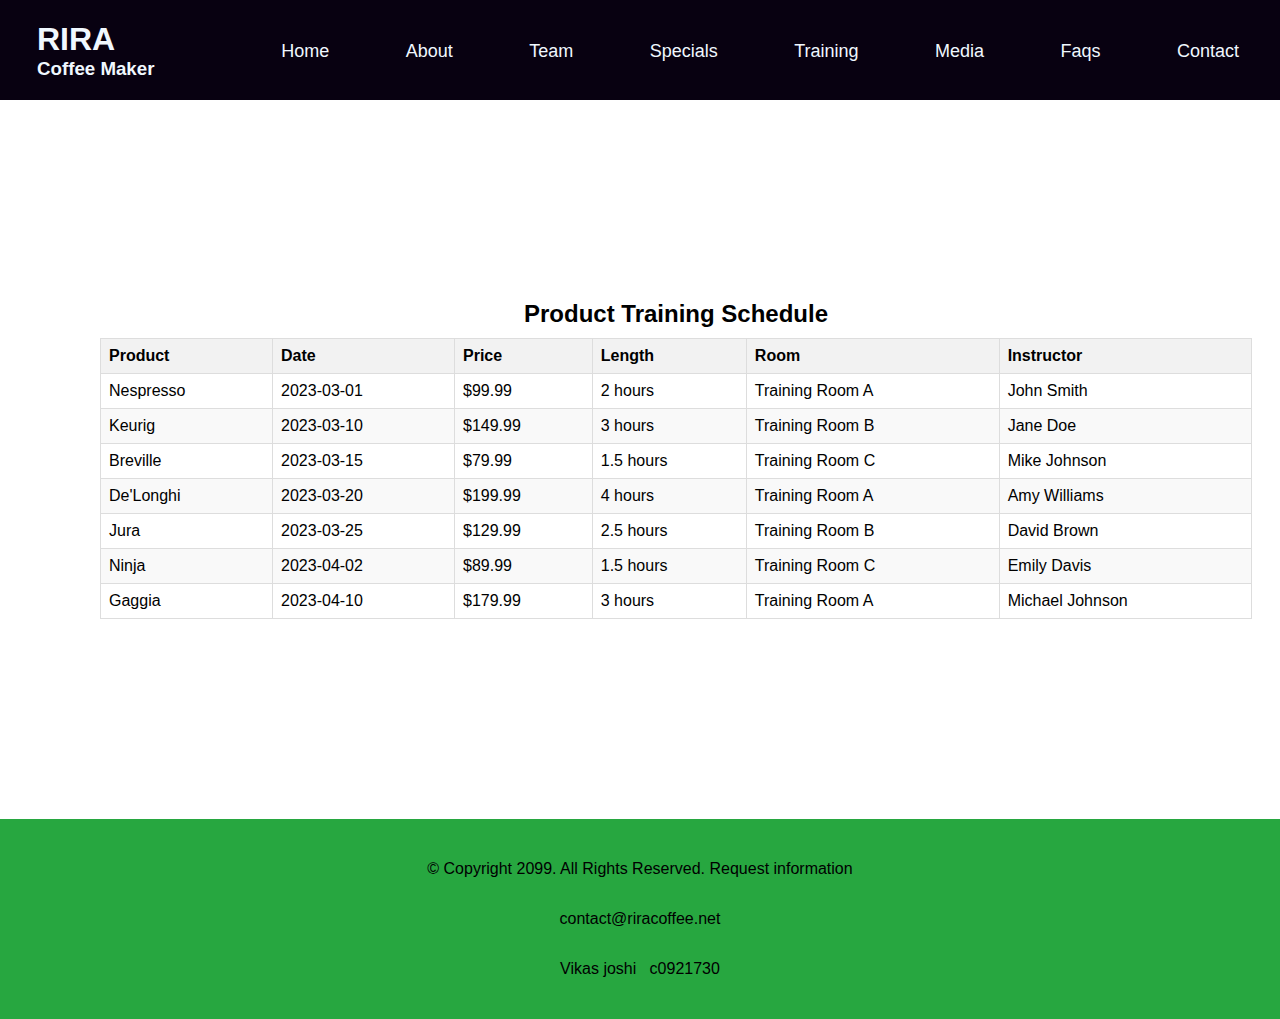
<file: training.html>
<!DOCTYPE html>
<!--
	Student Name: Vikas Joshi
	File Name: template.html
	Date: 26-09-2023
-->
<html lang="en">
<head>
	<title>Coffee Maker</title>
	<meta charset="utf-8">
	<link rel="stylesheet" href="css/training.css">
    <link href="https://fonts.googleapis.com/css2?family=DM+Serif+Display:ital@1&family=Roboto+Slab:wght@300&family=Urbanist:ital,wght@0,100;0,200;0,300;0,400;0,500;0,600;0,700;0,800;0,900;1,100;1,200;1,300;1,400;1,500;1,600;1,700;1,800;1,900&display=swap" rel="stylesheet">
</head>
<body>
    <nav>
        <div id="logo">
            <h1>RIRA</h1>
            <h3>Coffee Maker</h3>
        </div>
        <div id="list">
            <ul>
                <li><a href="./index.html"> Home</a> </li>
                <li><a href="./about.html"> About</a> </li>
                <li><a href="./team.html"> Team</a> </li>
                <li><a href="./specials.html"> Specials</a> </li>
                <li><a href="./training.html"> Training</a> </li>
                <li><a href="./media.html"> Media</a> </li>
                <li><a href="./faqs.html"> Faqs</a> </li>            
                <li><a href="./contact.html">Contact</a></li>
              </ul>
        </div>
	</nav>

	
	<!-- Use the main area to add the main content to the webpage -->
	<main>
		<article>
            <!-- <h1>Product Training Schedule</h1> -->
            <table class="training-table">
                <caption>Product Training Schedule</caption>
                <thead>
                    <tr>
                        <th>Product</th>
                        <th>Date</th>
                        <th>Price</th>
                        <th>Length</th>
                        <th>Room</th>
                        <th>Instructor</th>
                    </tr>
                </thead>
                <tbody>
                    <tr>
                        <td>Nespresso</td>
                        <td>2023-03-01</td>
                        <td>$99.99</td>
                        <td>2 hours</td>
                        <td>Training Room A</td>
                        <td>John Smith</td>
                    </tr>
                    <tr>
                        <td>Keurig</td>
                        <td>2023-03-10</td>
                        <td>$149.99</td>
                        <td>3 hours</td>
                        <td>Training Room B</td>
                        <td>Jane Doe</td>
                    </tr>
                    <tr>
                        <td>Breville</td>
                        <td>2023-03-15</td>
                        <td>$79.99</td>
                        <td>1.5 hours</td>
                        <td>Training Room C</td>
                        <td>Mike Johnson</td>
                    </tr>
                    <tr>
                        <td>De'Longhi</td>
                        <td>2023-03-20</td>
                        <td>$199.99</td>
                        <td>4 hours</td>
                        <td>Training Room A</td>
                        <td>Amy Williams</td>
                    </tr>
                    <tr>
                        <td>Jura</td>
                        <td>2023-03-25</td>
                        <td>$129.99</td>
                        <td>2.5 hours</td>
                        <td>Training Room B</td>
                        <td>David Brown</td>
                    </tr>
                    <tr>
                        <td>Ninja</td>
                        <td>2023-04-02</td>
                        <td>$89.99</td>
                        <td>1.5 hours</td>
                        <td>Training Room C</td>
                        <td>Emily Davis</td>
                    </tr>
                    <tr>
                        <td>Gaggia</td>
                        <td>2023-04-10</td>
                        <td>$179.99</td>
                        <td>3 hours</td>
                        <td>Training Room A</td>
                        <td>Michael Johnson</td>
                    </tr>
                </tbody>
            </table>
	</main>
	
	<footer>
		<p>&copy; Copyright 2099. All Rights Reserved. Request information</p>
		<p><a href="mailto:contact@riracoffee.net"></a>contact@riracoffee.net</p>
        <p>Vikas joshi&nbsp;&nbsp; c0921730</p>
	</footer>
	
</body>
</html>
</file>
<file: css/styles.css>
body{
    margin: 0;
    border: none;
    font-family: 'Urbanist', sans-serif;
}
header{
    height: 35em;
    width: 100%;
    margin-top: 0;
    margin-bottom: 0;
    margin: 0;
    overflow: hidden;
    text-align: center;
    background-size: cover;
    box-shadow: 5px 10px;
}
header img{
    max-width:100%;
    margin: 0;
    background-size: cover;
    object-fit: cover;
    display:block;
}
nav{
    padding: 5px;
    height: 90px;
    color: aliceblue;
    flex-direction: row;
    display: flex;
    align-items: center;
    justify-content: space-between;
    background-color: rgb(8, 1, 17);
    /* float: right; */
}
#logo {
    margin-left: 2em;
}
#logo h1, h3 {
    margin: 0%;
    padding: 0%;
    cursor: pointer;
}
nav ul{
    height: 30px;
    list-style-type: none;
    margin: 0;
    text-align: center;
}
nav li{
    display: inline-block;
    list-style-type: none;
    font-size: 1.5em;
}
nav li a{
    font-size: large;
    color: aliceblue;
    padding-top: 0.5em;
    padding-bottom: 0.5em;
    padding-left:2em;
    padding-right:2em;
    text-decoration: none;
}

#intro{
    text-align: center;
}

#intro h2{
    font-style: italic;
}

#product{
    margin-top: 25px;
    display: flex;
    align-items: center;
    justify-content: center;
}

#items{
    padding: 50px;
    display: flex;
    height: auto;
    width: 90%;
    border: 1px solid lightgray;
    gap: 120px;
    justify-content: space-between;
    flex-wrap: wrap;
    border-radius: 8px;
}
#machine{
    height: 425px;
    width: 300px;
    padding: 10px;
    border: 1px solid lightgray;
    border-radius: 8px;
    text-align: center;
    overflow: hidden;
    transition: 0.4s;
}

#machine:hover
{
	transform: scale(1.08);
	/* box-shadow: 2px 6px 10px #2f2f2f69; */
}
#machine img{
    height: 300px;
    width: 250px;
    object-fit: cover;
}
#machine h3{
    margin: 5px;
}
#machine button{
    border: none;
    padding: 10px;
    cursor: pointer;
}
footer{
    margin-top: 50px;
    height: 200px;
    width: 100%;
    background-color: rgb(39, 167, 64);
    display: flex;
    flex-direction: column;
    align-items: center;
    justify-content: center;
}
</file>
<file: css/about.css>
body{
    margin: 0;
    border: none;
    font-family: 'Urbanist', sans-serif;
}

header{
    height: 35em;
    width: 100%;
    margin-top: 0;
    margin-bottom: 0;
    margin: 0;
    overflow: hidden;
    text-align: center;
    background-size: cover;
    box-shadow: 5px 10px;
}
.head{
    position: relative;
}

.head img{
    min-width:100%;
    height: 53em;
    margin: 0;
    background-size: cover;
    object-fit: cover;
    display:block;
}

.txt{
    position: absolute;
    top: 40%;
    left: 50%;
    font-size: 500px;
    transform: translate(-50%, -50%);
}

.txt h1{   
    color: white; /* Adjust text color as needed */
    font-size: 60px; /* Adjust font size as needed */
    font-weight: bold; /* Adjust font weight as needed */
}

.txt h2{
    /* top: 35%;
    left: 50%;
    font-size: 500px;
    transform: translate(-50%, -50%); */
    color: white; /* Adjust text color as needed */
    font-size: 60px; /* Adjust font size as needed */
    font-weight: bold; /* Adjust font weight as needed */
}
.tab-desk{
    padding: 5px;
    height: 90px;
    color: aliceblue;
    flex-direction: row;
    display: flex;
    align-items: center;
    justify-content: space-between;
    background-color: rgb(8, 1, 17);
    /* float: right; */
}
#logo {
    margin-left: 2em;
}
#logo h1, h3 {
    margin: 0%;
    padding: 0%;
    cursor: pointer;
}
.tab-desk ul{
    height: 30px;
    list-style-type: none;
    margin: 0;
    text-align: center;
}
.tab-desk li{
    display: inline-block;
    list-style-type: none;
    font-size: 1.5em;
}
.tab-desk li a{
    font-size: large;
    color: aliceblue;
    padding-top: 0.5em;
    padding-bottom: 0.5em;
    padding-left:2em;
    padding-right:2em;
    text-decoration: none;
}
.mobile-nav, .menu-icon{
    display: none;
}
.contant{
    display: flex;
    margin-top: 250px;
    margin-bottom: 250px;
    margin-left: 150px;
    margin-right: 150px;
    /* justify-content: center; */
    align-items: center;
}
.left{
    flex: 1;
}
.left h3{
    margin: 30px;
}
.right{
    flex: 1;
}

.right img{
    min-width:100%;
    height: 50em;
    margin: 0;
    background-size: cover;
    object-fit: cover;
    display:block;
}
.animated-text {
    font-size: 24px;
    opacity: 0; /* Start with 0 opacity to make the text invisible initially */
    animation: fadeInUp 1.5s ease forwards; /* Adjust duration as needed */
  }
  
  @keyframes fadeInUp {
    to {
      opacity: 1; /* Fade in the text */
      transform: translateY(0); /* Move the text up */
    }
}
/* for mobile */
/* Add this CSS code at the end of your existing CSS */

@media screen and (max-width: 768px) {
        .mobile-nav {
            display: block;
            background-color: black;
        }
    
        .tab-desk {
            display: none;
        }
    
        nav ul {
            display: none;
            flex-direction: column;
        }
    
        .menu-icon {
            display: flex;
        }
    
        .menu-icon div {
            margin-top: 5px;
        }
    
        .tab-desk ul {
            display: none;
        }
    
        .tab-desk li {
            display: block;
            text-align: center;
            margin-top: 5px;
        }
    
        .mobile-nav a {
            padding: 1em;
            display: block;
            color: aliceblue;
            text-decoration: none;
            text-align: center;
        }
        .contant{
            display: block;
            margin-top: 250px;
            margin-bottom: 250px;
            margin-left: 0;
            margin-right: 0;
            /* justify-content: center; */
            align-items: center;
        }
        .head img{
            max-width:100%;
            height: 53em;
            margin: 0;
            background-size: cover;
            object-fit: cover;
            display:block;
        }
        .right img { 
            max-width:100%;
            height: 50em;
            margin: 0;
            background-size: cover;
            object-fit: cover;
            display:block;
        }
}


footer{
    margin-top: 50px;
    height: 200px;
    width: 100%;
    background-color: rgb(39, 167, 64);
    display: flex;
    flex-direction: column;
    align-items: center;
    justify-content: center;
}
</file>
<file: css/contact.css>
body{
    margin: 0;
    border: none;
    font-family: 'Urbanist', sans-serif;
}
header{
    height: 35em;
    width: 100%;
    margin-top: 0;
    margin-bottom: 0;
    margin: 0;
    overflow: hidden;
    text-align: center;
    background-size: cover;
    box-shadow: 5px 10px;
}
header img{
    max-width:100%;
    margin: 0;
    background-size: cover;
    object-fit: cover;
    display:block;
}
nav{
    padding: 5px;
    height: 90px;
    color: aliceblue;
    flex-direction: row;
    display: flex;
    align-items: center;
    justify-content: space-between;
    background-color: rgb(8, 1, 17);
    /* float: right; */
}
#logo {
    margin-left: 2em;
}
#logo h1, h3 {
    margin: 0%;
    padding: 0%;
    cursor: pointer;
}
nav ul{
    height: 30px;
    list-style-type: none;
    margin: 0;
    text-align: center;
}
nav li{
    display: inline-block;
    list-style-type: none;
    font-size: 1.5em;
}
nav li a{
    font-size: large;
    color: aliceblue;
    padding-top: 0.5em;
    padding-bottom: 0.5em;
    padding-left:2em;
    padding-right:2em;
    text-decoration: none;
}
footer{
    margin-top: 50px;
    height: 200px;
    width: 100%;
    background-color: rgb(39, 167, 64);
    display: flex;
    flex-direction: column;
    align-items: center;
    justify-content: center;
}

form {
    width: 60%;
    margin: 0 auto;
}

fieldset {
    margin-bottom: 20px;
}

legend {
    font-weight: bold;
    font-size: 1.2em;
}

label {
    display: block;
    margin-bottom: 5px;
}

input, textarea, select {
    width: 100%;
    padding: 8px;
    margin-bottom: 10px;
    box-sizing: border-box;
}

button {
    background-color: #007bff;
    color: #fff;
    padding: 10px;
    cursor: pointer;
    border: none;
    border-radius: 5px;
}

button:hover {
    background-color: #0056b3;
}

div {
    text-align: center;
}
h1{
    text-align: center;
}
</file>
<file: css/faqs.css>
body{
    margin: 0;
    border: none;
    font-family: 'Urbanist', sans-serif;
}
header{
    height: 35em;
    width: 100%;
    margin-top: 0;
    margin-bottom: 0;
    margin: 0;
    overflow: hidden;
    text-align: center;
    background-size: cover;
    box-shadow: 5px 10px;
}
header img{
    max-width:100%;
    margin: 0;
    background-size: cover;
    object-fit: cover;
    display:block;
}
nav{
    padding: 5px;
    height: 90px;
    color: aliceblue;
    flex-direction: row;
    display: flex;
    align-items: center;
    justify-content: space-between;
    background-color: rgb(8, 1, 17);
    /* float: right; */
}
#logo {
    margin-left: 2em;
}
#logo h1, h3 {
    margin: 0%;
    padding: 0%;
    cursor: pointer;
}
nav ul{
    height: 30px;
    list-style-type: none;
    margin: 0;
    text-align: center;
}
nav li{
    display: inline-block;
    list-style-type: none;
    font-size: 1.5em;
}
nav li a{
    font-size: large;
    color: aliceblue;
    padding-top: 0.5em;
    padding-bottom: 0.5em;
    padding-left:2em;
    padding-right:2em;
    text-decoration: none;
}

main {
    padding: 2em;
}

.faq-section {
    max-width: 800px;
    margin: 0 auto;
}

.faq-item {
    margin-bottom: 20px;
}

.faq-item h3 {
    color: rgb(8, 1, 17);
}

footer{
    margin-top: 50px;
    height: 200px;
    width: 100%;
    background-color: rgb(39, 167, 64);
    display: flex;
    flex-direction: column;
    align-items: center;
    justify-content: center;
}
</file>
<file: css/team.css>
body{
    margin: 0;
    border: none;
    font-family: 'Urbanist', sans-serif;
}
header{
    height: 35em;
    width: 100%;
    margin-top: 0;
    margin-bottom: 0;
    margin: 0;
    overflow: hidden;
    text-align: center;
    background-size: cover;
    box-shadow: 5px 10px;
}

nav{
    padding: 5px;
    height: 90px;
    color: aliceblue;
    flex-direction: row;
    display: flex;
    align-items: center;
    justify-content: space-between;
    background-color: rgb(8, 1, 17);
    /* float: right; */
}
#logo {
    margin-left: 2em;
}
#logo h1, h3 {
    margin: 0%;
    padding: 0%;
    cursor: pointer;
}
nav ul{
    height: 30px;
    list-style-type: none;
    margin: 0;
    text-align: center;
}
nav li{
    display: inline-block;
    list-style-type: none;
    font-size: 1.5em;
}
nav li a{
    font-size: large;
    color: aliceblue;
    padding-top: 0.5em;
    padding-bottom: 0.5em;
    padding-left:2em;
    padding-right:2em;
    text-decoration: none;
}
#heading{
    text-align: center;
}

article{
    display: flex;
    justify-content: center;
    gap: 60px;
    margin-top: 170px;
    margin-bottom: 170px;
}

section {
    margin-bottom: 20px;
    /* align-items: center;
    justify-content: space-between; */
}

figure {
    margin: 0;
}

section img{
    height: 300px;
    width: 250px;
    object-fit: cover;
}

aside {
    background-color: #e0e0e0;
    padding: 10px;
    border-radius: 5px;
}

h1, h2, p {
    margin-bottom: 10px;
}

footer{
    margin-top: 50px;
    height: 200px;
    width: 100%;
    background-color: rgb(39, 167, 64);
    display: flex;
    flex-direction: column;
    align-items: center;
    justify-content: center;
}
</file>
<file: css/training.css>
body{
    margin: 0;
    border: none;
    font-family: 'Urbanist', sans-serif;
}
header{
    height: 35em;
    width: 100%;
    margin-top: 0;
    margin-bottom: 0;
    margin: 0;
    overflow: hidden;
    text-align: center;
    background-size: cover;
    box-shadow: 5px 10px;
}
header img{
    max-width:100%;
    margin: 0;
    background-size: cover;
    object-fit: cover;
    display:block;
}
nav{
    padding: 5px;
    height: 90px;
    color: aliceblue;
    flex-direction: row;
    display: flex;
    align-items: center;
    justify-content: space-between;
    background-color: rgb(8, 1, 17);
    /* float: right; */
}
#logo {
    margin-left: 2em;
}
#logo h1, h3 {
    margin: 0%;
    padding: 0%;
    cursor: pointer;
}
nav ul{
    height: 30px;
    list-style-type: none;
    margin: 0;
    text-align: center;
}
nav li{
    display: inline-block;
    list-style-type: none;
    font-size: 1.5em;
}
nav li a{
    font-size: large;
    color: aliceblue;
    padding-top: 0.5em;
    padding-bottom: 0.5em;
    padding-left:2em;
    padding-right:2em;
    text-decoration: none;
}

body {
    font-family: 'Arial', sans-serif;
    margin: 0;
    padding: 0;
}

.training-table {
    width: 90%;
    border-collapse: collapse;
    border: 1px solid #ddd;
    margin-top: 200px;
    margin-bottom: 200px;
    margin-left: 100px;
    margin-right: 100px;
}

.training-table caption {
    font-size: 1.5em;
    font-weight: bold;
    margin-bottom: 10px;
}

.training-table th, .training-table td {
    border: 1px solid #ddd;
    padding: 8px;
    text-align: left;
}

.training-table th {
    background-color: #f2f2f2;
}

.training-table tbody tr:nth-child(even) {
    background-color: #f9f9f9;
}

.training-table tbody tr:hover {
    background-color: #cce5ff;
}

footer{
    margin-top: 50px;
    height: 200px;
    width: 100%;
    background-color: rgb(39, 167, 64);
    display: flex;
    flex-direction: column;
    align-items: center;
    justify-content: center;
}
</file>
